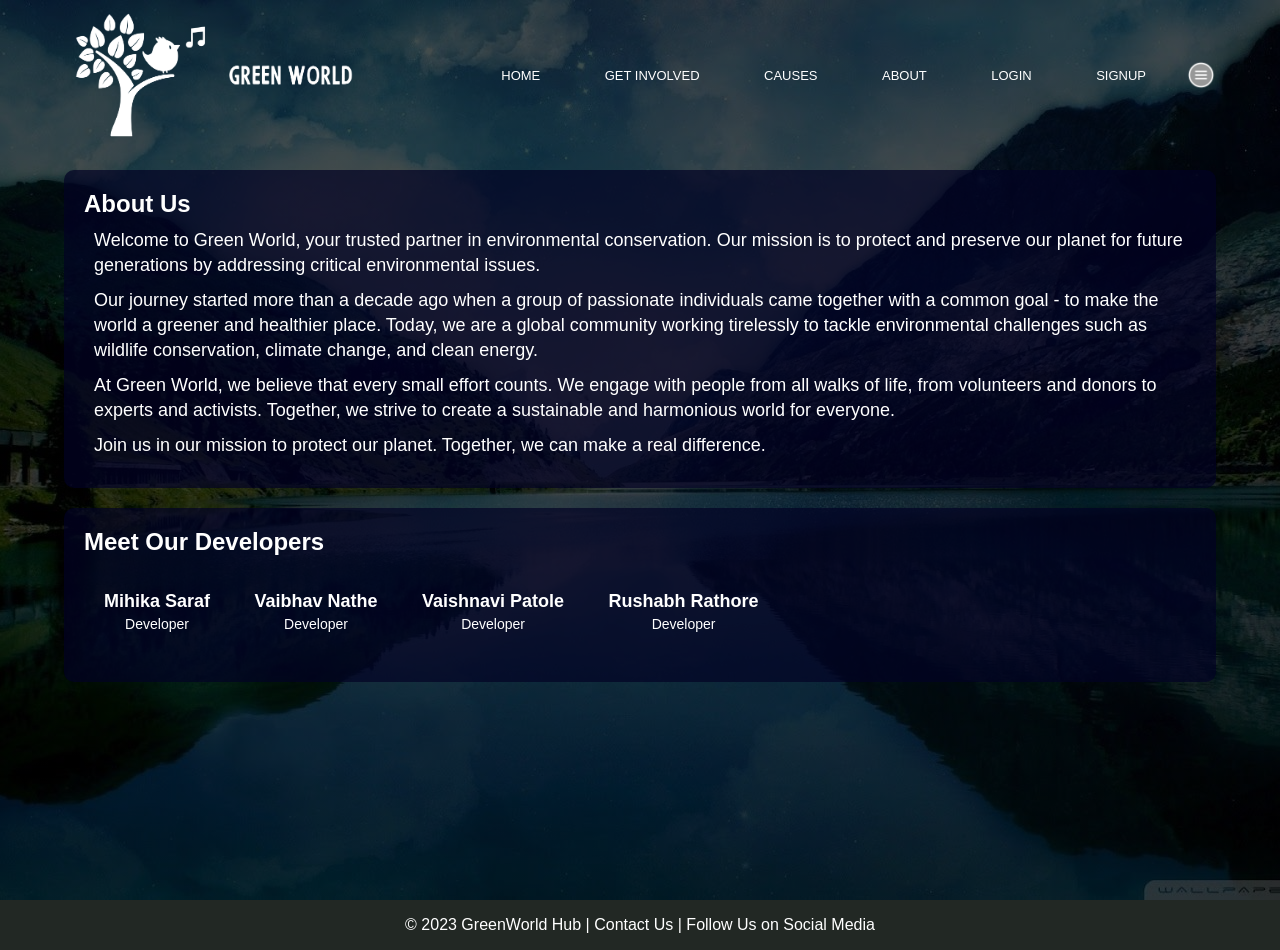
<file: HCIL project/about.html>
<!DOCTYPE html>
<html lang="en">
<head>
    <meta charset="UTF-8">
    <meta name="viewport" content="width=device-width, initial-scale=1.0">
    <link rel="stylesheet" href="style1.css">
    <title>About</title>
</head>
<body>
    <div class="container">
        <div class="nav-bar">
            <img src="White logo - no background.png" height="150px" width="300px" class="logo">
            <nav>
                <ul>
                    <li><a href="home.html">HOME</a></li>
                    <li><a href="getinvolved.html">GET INVOLVED</a></li>
                    <li class="dropdown">
                        <a href="explore.html">CAUSES</a>
                        <div class="dropdown-content">
                            <a href="cause1.html">Cause 1</a>
                            <a href="cause2.html">Cause 2</a>
                            <a href="cause3.html">Cause 3</a>
                        </div>
                    </li>
                    <li><a href="">ABOUT</a></li>
                    <li><a href="login.html">LOGIN</a></li>
                    <li><a href="">SIGNUP</a></li>
                </ul>
            </nav>
            <img src="images/icons8-menu-64.png" class="menu-icon">
        </div>
        <div class="about-us">
            <h1>About Us</h1>
            <p>Welcome to Green World, your trusted partner in environmental conservation. Our mission is to protect and preserve our planet for future generations by addressing critical environmental issues.</p>
            <p>Our journey started more than a decade ago when a group of passionate individuals came together with a common goal - to make the world a greener and healthier place. Today, we are a global community working tirelessly to tackle environmental challenges such as wildlife conservation, climate change, and clean energy.</p>
            <p>At Green World, we believe that every small effort counts. We engage with people from all walks of life, from volunteers and donors to experts and activists. Together, we strive to create a sustainable and harmonious world for everyone.</p>
            <p>Join us in our mission to protect our planet. Together, we can make a real difference.</p>
        </div>

        <div class="developers">
            <h1>Meet Our Developers</h1>
            <div class="developer">
                <h3>Mihika Saraf</h3>
                <p>Developer</p>
            </div>
            <div class="developer">
                <h3>Vaibhav Nathe</h3>
                <p>Developer</p>
            </div>
            <div class="developer">
                <h3>Vaishnavi Patole</h3>
                <p>Developer</p>
            </div>
            <div class="developer">
                <h3>Rushabh Rathore</h3>
                <p>Developer</p>
            </div>
        </div>
    </div> 
</body>
<footer>
    &copy; 2023 GreenWorld Hub | Contact Us | Follow Us on Social Media
</footer>
</html>
</file>
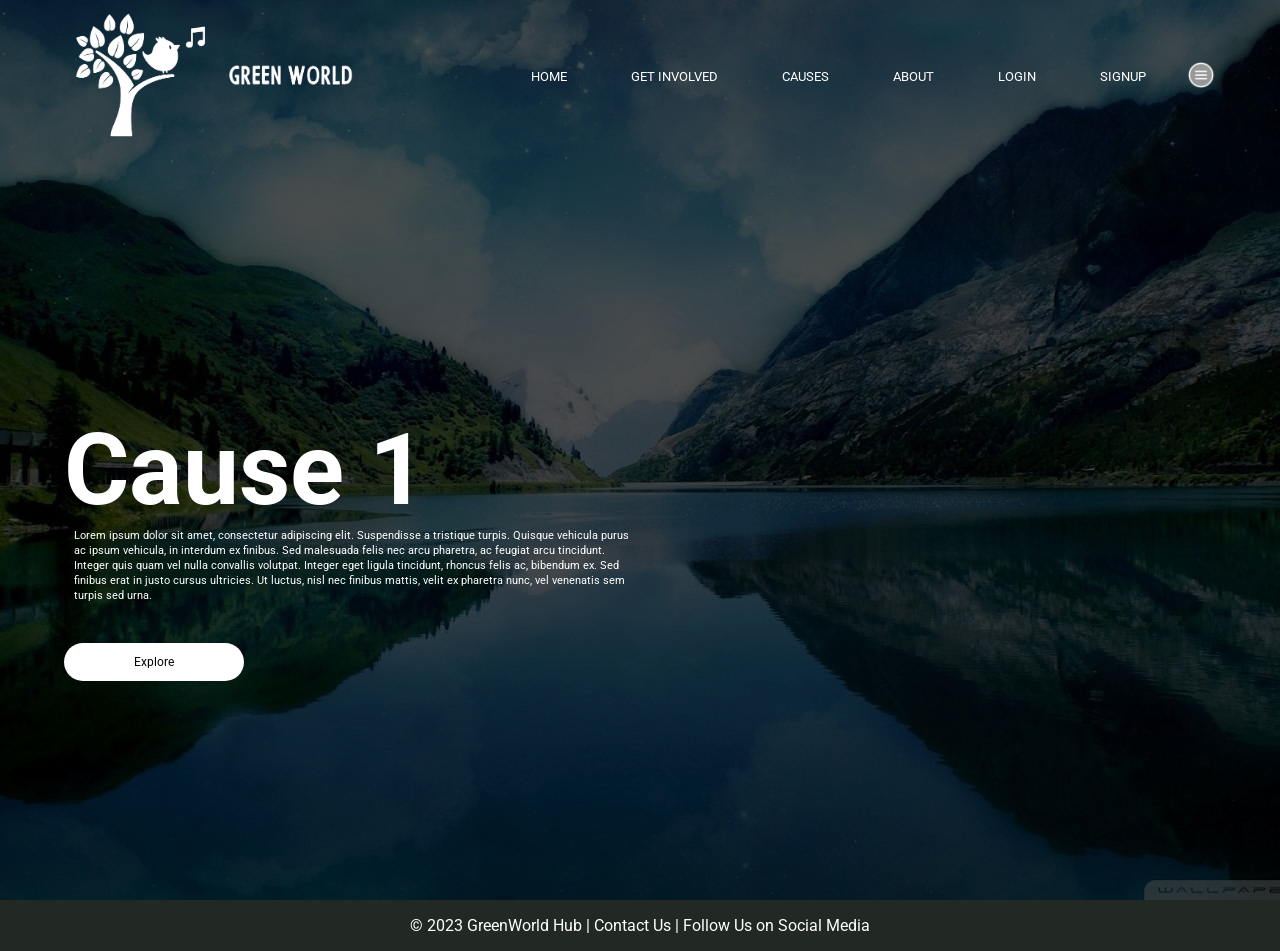
<file: HCIL project/cause1.html>
<!DOCTYPE html>
<html lang="en">
<head>
    <meta charset="UTF-8">
    <meta name="viewport" content="width=device-width, initial-scale=1.0">
    <link rel="stylesheet" href="https://fonts.googleapis.com/css2?family=Roboto:wgth@400;700&display=swap">
    <link rel="stylesheet" href="style1.css"> <!-- Make sure to link your CSS file -->
    <title>Cause 1</title>
</head>
<body>
    <div class="container">
        <div class="nav-bar">
            <img src="White logo - no background.png" height="150px" width="300px" class="logo">
            <nav>
                <ul>
                    <li><a href="home.html">HOME</a></li>
                    <li><a href="getinvolved.html">GET INVOLVED</a></li>
                    <li class="dropdown">
                        <a href="explore.html">CAUSES</a>
                        <div class="dropdown-content">
                            <a href="cause1.html">Cause 1</a>
                            <a href="cause2.html">Cause 2</a>
                            <a href="cause3.html">Cause 3</a>
                        </div>
                    </li>
                    <li><a href="about.html">ABOUT</a></li>
                    <li><a href="login.html">LOGIN</a></li>
                    <li><a href="signup.html">SIGNUP</a></li>
                </ul>
            </nav>
            <img src="images/icons8-menu-64.png" class="menu-icon">
        </div>

        <!-- Content specific to the Cause 1 page -->
        <div class="row">
            <div class="col">
                <h1>Cause 1</h1>
                <p>
                    Lorem ipsum dolor sit amet, consectetur adipiscing elit. Suspendisse a tristique turpis. Quisque vehicula purus ac ipsum vehicula, in interdum ex finibus. Sed malesuada felis nec arcu pharetra, ac feugiat arcu tincidunt. Integer quis quam vel nulla convallis volutpat. Integer eget ligula tincidunt, rhoncus felis ac, bibendum ex. Sed finibus erat in justo cursus ultricies. Ut luctus, nisl nec finibus mattis, velit ex pharetra nunc, vel venenatis sem turpis sed urna.
                </p>
                <button type="button" onclick="location.href='explore.html'">Explore</button>
            </div>
            <div class="col">
                <!-- Add images, content, or cards specific to Cause 1 here -->
                <!-- Example: <div class="card card1">...</div> -->
            </div>
        </div>

        <!-- Additional content specific to Cause 1 can be added here -->

    </div>

</body>
<footer>
    &copy; 2023 GreenWorld Hub | Contact Us | Follow Us on Social Media
</footer>
</html>
</file>
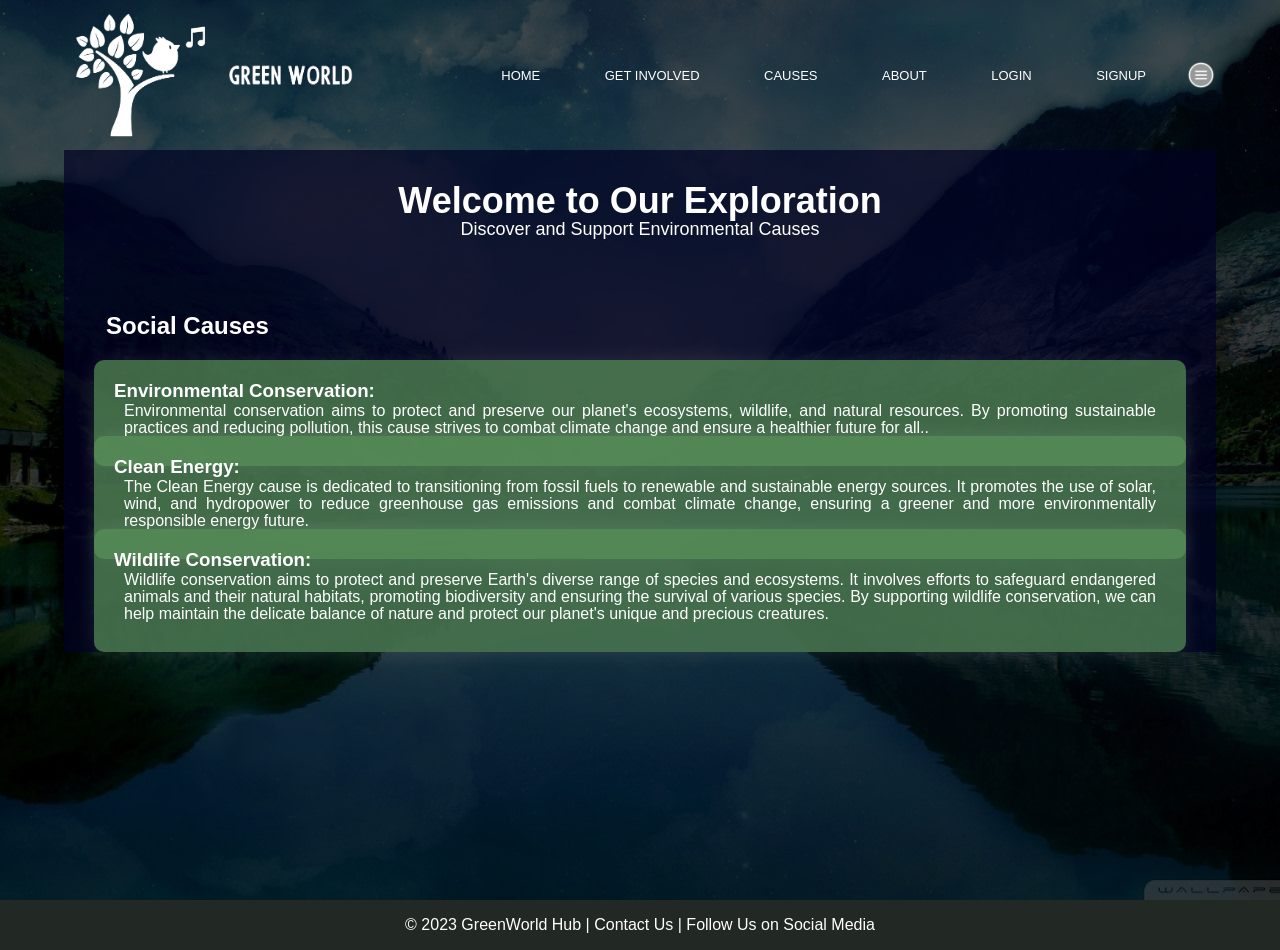
<file: HCIL project/explore.html>
<!DOCTYPE html>
<html lang="en">
<head>
    <meta charset="UTF-8">
    <meta name="viewport" content="width=device-width, initial-scale=1.0">
    <link rel="stylesheet" href="style1.css">
    <title>Explore Page</title>
</head>
<body>
    <div class="container">
        <div class="nav-bar">
            <img src="White logo - no background.png" height="150px" width="300px" class="logo">
            <nav>
                <ul>
                    <li><a href="home.html">HOME</a></li>
                    <li><a href="getinvolved.html">GET INVOLVED</a></li>
                    <li class="dropdown">
                        <a href="explore.html">CAUSES</a>
                        <div class="dropdown-content">
                            <a href="cause1.html">Cause 1</a>
                            <a href="cause2.html">Cause 2</a>
                            <a href="cause3.html">Cause 3</a>
                        </div>
                    </li>
                    <li><a href="about.html">ABOUT</a></li>
                    <li><a href="login.html">LOGIN</a></li>
                    <li><a href="signup.html">SIGNUP</a></li>
                </ul>
            </nav>
            <img src="images/icons8-menu-64.png" class="menu-icon">
        </div>
    <div class="explore">
        <h1>Welcome to Our Exploration</h1>
        <p>Discover and Support Environmental Causes</p>
    </div>

    <section class="causes">
        <h2>Social Causes</h2>
        <div class="cause"> 
            <h3>Environmental Conservation:</h3>
            <p> Environmental conservation aims to protect and preserve our planet's ecosystems, wildlife, and natural resources. By promoting sustainable practices and reducing pollution, this cause strives to combat climate change and ensure a healthier future for all..</p>
        </div>
        <div class="cause">
            <h3>Clean Energy:</h3>
            <p> The Clean Energy cause is dedicated to transitioning from fossil fuels to renewable and sustainable energy sources. It promotes the use of solar, wind, and hydropower to reduce greenhouse gas emissions and combat climate change, ensuring a greener and more environmentally responsible energy future.</p>
        </div>
        <div class="cause">
            <h3>Wildlife Conservation:</h3>
            <p> Wildlife conservation aims to protect and preserve Earth's diverse range of species and ecosystems. It involves efforts to safeguard endangered animals and their natural habitats, promoting biodiversity and ensuring the survival of various species. By supporting wildlife conservation, we can help maintain the delicate balance of nature and protect our planet's unique and precious creatures.</p>
        </div>
        
        <!-- Add more causes here -->
    </section>
    </div>
</body>
<footer>
    &copy; 2023 GreenWorld Hub | Contact Us | Follow Us on Social Media
</footer>
</html>
</file>
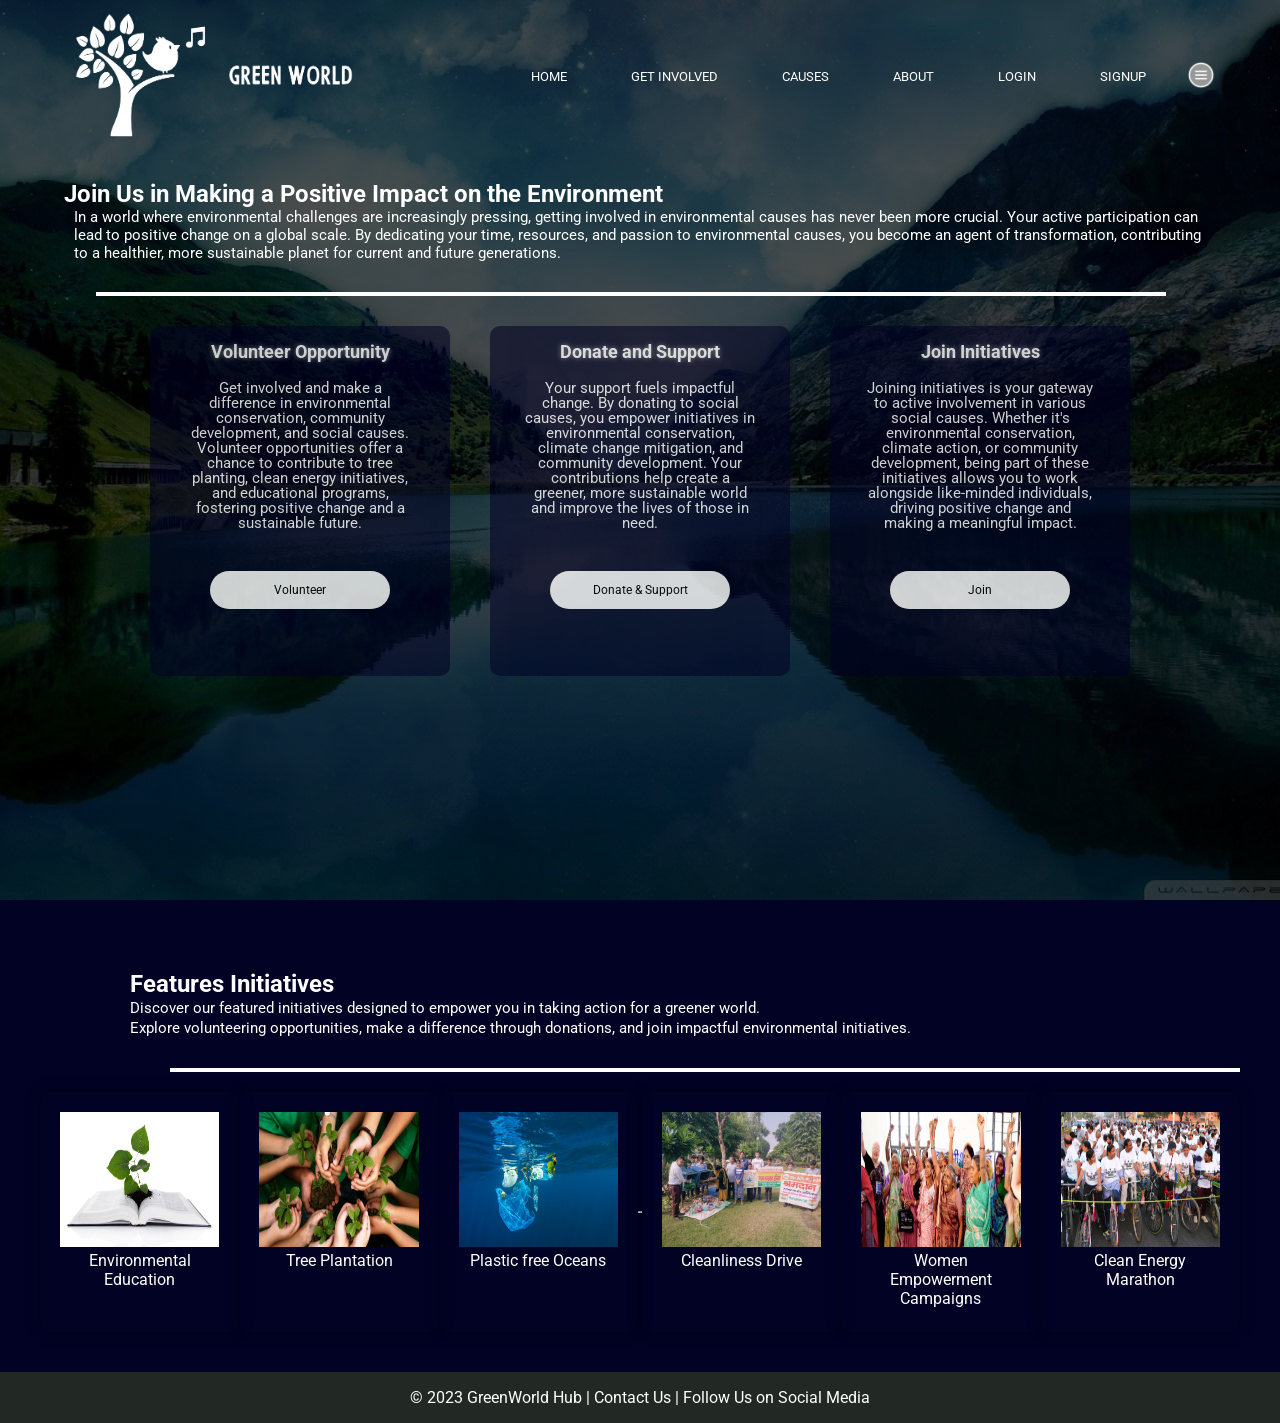
<file: HCIL project/getinvolved.html>
<!DOCTYPE html>
<html lang="en">
<head>
    <meta charset="UTF-8">
    <meta name="viewport" content="width=device-width, initial-scale=1.0">
    <link rel="stylesheet" href="https://fonts.googleapis.com/css2?family=Roboto:wgth@400;700&display=swap">
    <link rel="stylesheet" href="style1.css">
    <title>Get Involved - GreenWorld</title>
</head>
<body>
    <div class="container">
        <div class="nav-bar">
            <img src="White logo - no background.png" height="150px" width="300px" class="logo">
            <nav>
                <ul>
                    <li><a href="home.html">HOME</a></li>
                    <li><a href="getinvolved.html">GET INVOLVED</a></li>
                    <li class="dropdown">
                        <a href="explore.html">CAUSES</a>
                        <div class="dropdown-content">
                            <a href="cause1.html">Cause 1</a>
                            <a href="cause2.html">Cause 2</a>
                            <a href="cause3.html">Cause 3</a>
                        </div>
                    </li>
                    <li><a href="about.html">ABOUT</a></li>
                    <li><a href="login.html">LOGIN</a></li>
                    <li><a href="signup.html">SIGNUP</a></li>
                </ul>
            </nav>
            <img src="images/icons8-menu-64.png" class="menu-icon">
        </div>
        <div class="mainhead">
            <h2>Join Us in Making a Positive Impact on the Environment</h2>
            <p>In a world where environmental challenges are increasingly pressing, getting involved in environmental causes has never been more crucial. Your active participation can lead to positive change on a global scale. By dedicating your time, resources, and passion to environmental causes, you become an agent of transformation, contributing to a healthier, more sustainable planet for current and future generations.</p>
        </div>
        <div class="white-line"></div>
        <div class="col">
            <div class="card-container-2">
                <div class="plate">
                    <h5>Volunteer Opportunity</h5>
                    <br>
                    <p>Get involved and make a difference in environmental conservation, community development, and social causes. Volunteer opportunities offer a chance to contribute to tree planting, clean energy initiatives, and educational programs, fostering positive change and a sustainable future.</p>
                    <button type="button" onclick="location.href='volunteer.html'">Volunteer</button>
                </div>
                <div class="plate">
                    <h5>Donate and Support</h5>
                    <br>
                    <p>Your support fuels impactful change. By donating to social causes, you empower initiatives in environmental conservation, climate change mitigation, and community development. Your contributions help create a greener, more sustainable world and improve the lives of those in need.</p>
                    <button type="button" onclick="location.href='donation.html'">Donate & Support</button>
                </div>
                <div class="plate">
                    <h5>Join Initiatives</h5>
                    <br>
                    <p>Joining initiatives is your gateway to active involvement in various social causes. Whether it's environmental conservation, climate action, or community development, being part of these initiatives allows you to work alongside like-minded individuals, driving positive change and making a meaningful impact.</p>
                    <button type="button">Join</button>
                </div>
            </div>
        </div>
        

    </div>
        <div class="mainhead-2">
            <div class="features">
            <h2>Features Initiatives</h2>
            <p>Discover our featured initiatives designed to empower you in taking action for a greener world.<br>Explore volunteering opportunities, make a difference through donations, and join impactful environmental initiatives.</p>
            <div class="white-line"></div>
            </div>
            <div class="col-2">
                <div class="card-container-3">
                   <div class="template">
                    <img src="images/evrnedu.jpg" alt="Envn-educ">
                       Environmental Education
                   </div>
                   <div class="template">
                    <img src="images/treeplantcamp.jpg" alt="tree-plant">
                       Tree Plantation
                   </div>
                   <div class="template">
                    <img src="images/plasticfreeoc.jpeg" alt="">
                        Plastic free Oceans
                   </div>
                </div>
                <hr><hr>
                <div class="card-container-3">
                    <div class="template">
                        <img src="images/getinvolved1.jpg" alt="New Image 1">
                        Cleanliness Drive
                    </div>
                    <div class="template">
                        <img src="images/getinvolved2.jpg" alt="New Image 2">
                        Women Empowerment Campaigns
                    </div>
                    <div class="template">
                        <img src="images/getinvolved3.jpg" alt="New Image 3">
                        Clean Energy Marathon
                    </div>
                </div>
            </div>
        </div>
    </div>
</body>
<footer>
    &copy; 2023 GreenWorld Hub | Contact Us | Follow Us on Social Media
</footer>
</html>
</file>
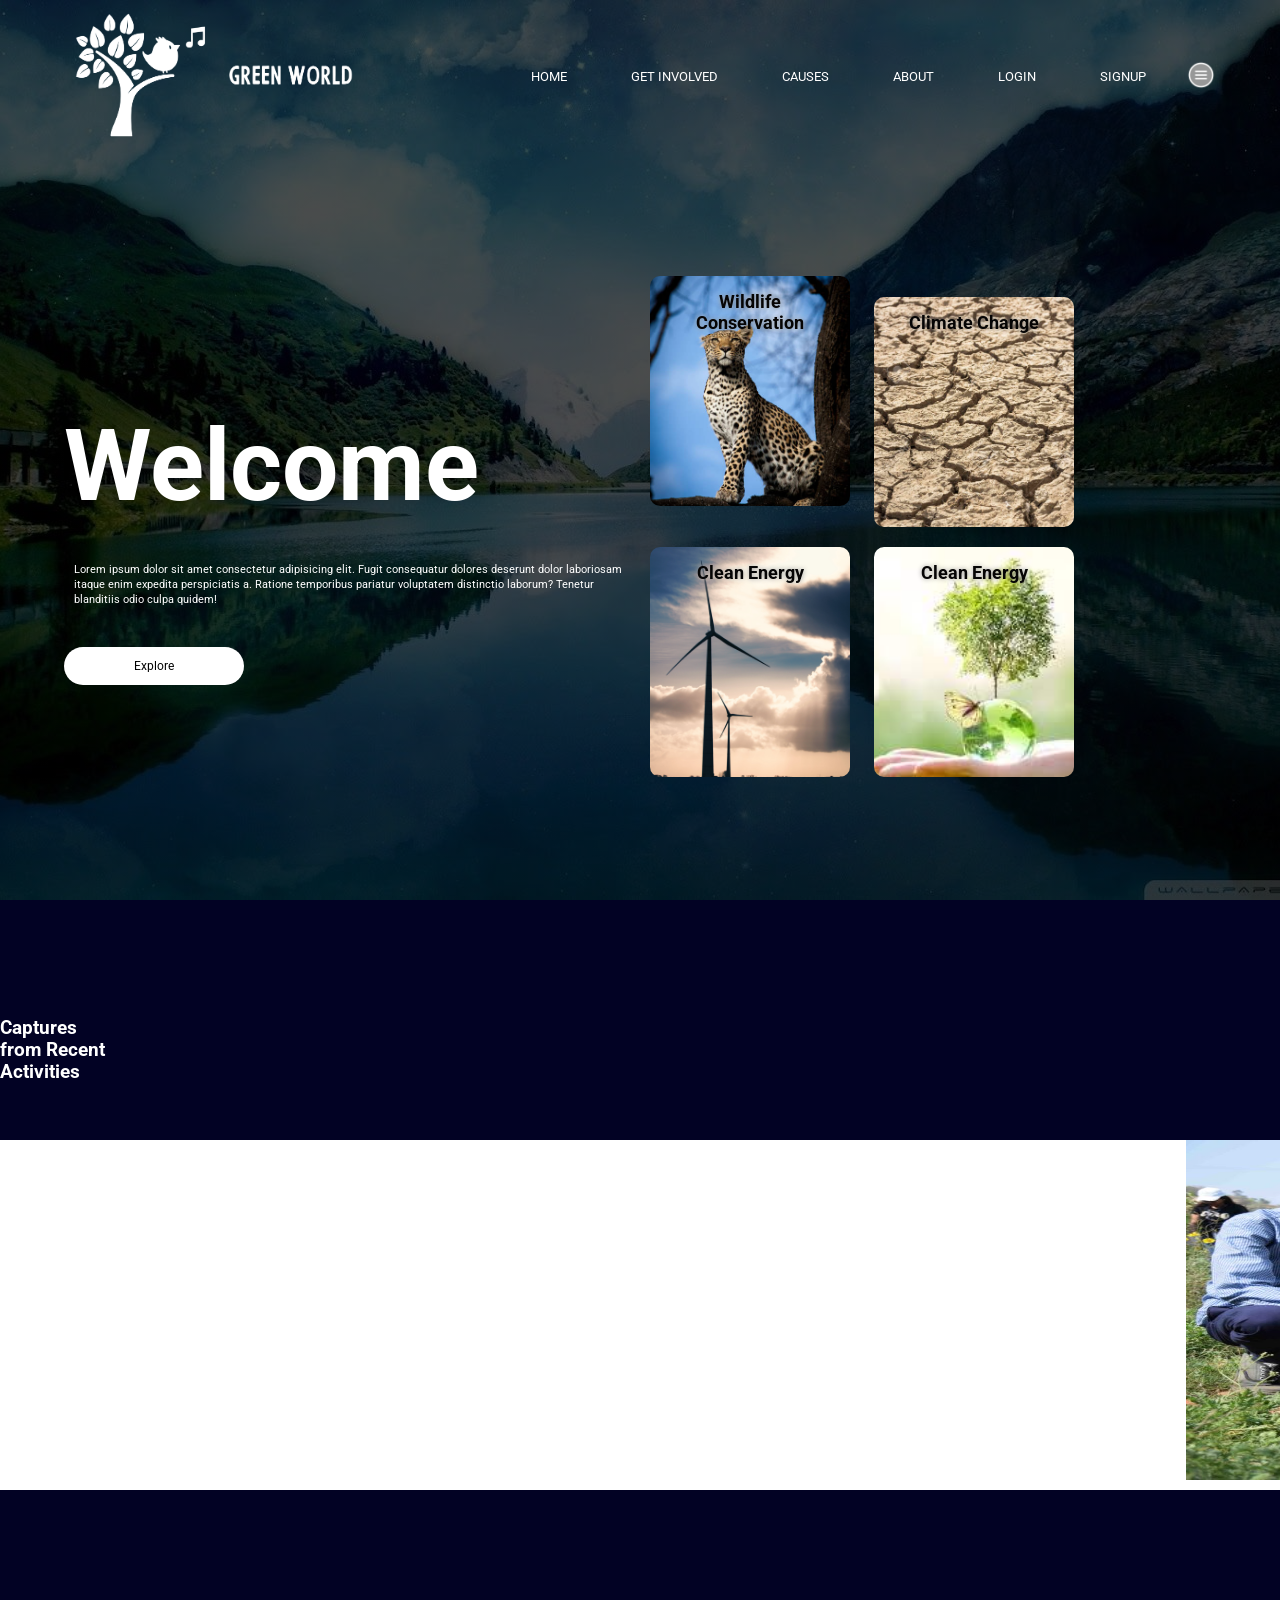
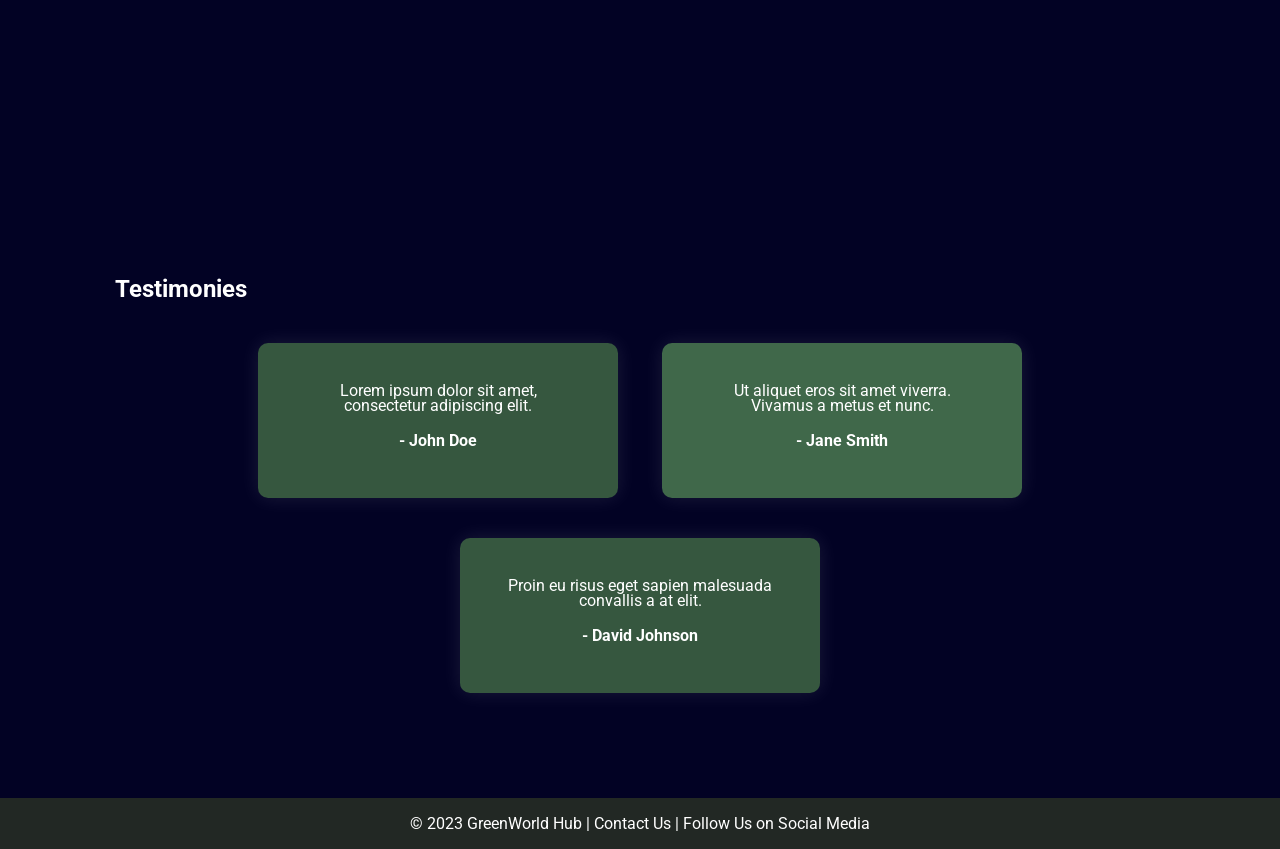
<file: HCIL project/home.html>
<!DOCTYPE html>
<html lang="en">
<head>
    <meta charset="UTF-8">
    <meta name="viewport" content="width=device-width, initial-scale=1.0">
    <link rel="stylesheet" href="https://fonts.googleapis.com/css2?family=Roboto:wgth@400;700&display=swap">
    <link rel="stylesheet" href="style1.css">
    <title>Green World</title>
</head>
<body>
    <div class="container">
        <div class="nav-bar">
            <img src="White logo - no background.png" height="150px" width="300px" class="logo">
            <nav>
                <ul>
                    <li><a href="">HOME</a></li>
                    <li><a href="getinvolved.html">GET INVOLVED</a></li>
                    <li class="dropdown">
                        <a href="explore.html">CAUSES</a>
                        <div class="dropdown-content">
                            <a href="cause1.html">Cause 1</a>
                            <a href="cause2.html">Cause 2</a>
                            <a href="cause3.html">Cause 3</a>
                        </div>
                    </li>
                    <li><a href="about.html">ABOUT</a></li>
                    <li><a href="login.html">LOGIN</a></li>
                    <li><a href="signup.html">SIGNUP</a></li>
                </ul>
            </nav>
            <img src="images/icons8-menu-64.png" class="menu-icon">
        </div>
        <div class="row">
            <div class="col">
                <h1>Welcome</h1>
                <br><br>
                <p>Lorem ipsum dolor sit amet consectetur adipisicing elit. Fugit consequatur dolores deserunt dolor laboriosam itaque enim expedita perspiciatis a. Ratione temporibus pariatur voluptatem distinctio laborum? Tenetur blanditiis odio culpa quidem!</p>
                <button type="button" onclick="location.href='explore.html'">Explore</button>
            </div>
            <div class="col">
             <div class="card-container">
                <div class="card card1">
                    <h5>Wildlife Conservation</h5>
                    
                </div>
                <div class="card card2">
                    <h5>Climate Change</h5>
                    
                </div>
                <div class="card card3">
                    <h5>Clean Energy</h5>
                </div>
                <div class="card card4">
                    <h5>Clean Energy</h5>
                </div>
            </div>
            </div>
        </div>
      </div>
      <div class="test">
        <h3>  Captures from Recent Activities</h3>
        <div class="activity">
            <marquee behavior="" direction="left">
                <img src="images/recentact1.jpg" alt="">
                <img src="images/recentact2.jpg" alt="">
                <img src="images/recentact3.jpg" alt="">
                <img src="images/recentact4.jpg" alt="">
                <img src="images/recentact5.jpg" alt="">
                <img src="images/recentact6.jpg" alt="">
            </marquee>
        </div>
     </div>
     
     <!-- Add this section above your footer -->
<section class="testimonies">
    <h2>Testimonies</h2>
    <div class="testimonial">
        <p>Lorem ipsum dolor sit amet, consectetur adipiscing elit.</p>
        <p class="author">- John Doe</p>
    </div>
    <div class="testimonial">
        <p>Ut aliquet eros sit amet viverra. Vivamus a metus et nunc.</p>
        <p class="author">- Jane Smith</p>
    </div>
    <div class="testimonial">
        <p>Proin eu risus eget sapien malesuada convallis a at elit.</p>
        <p class="author">- David Johnson</p>
    </div>
</section>

        
        </div>


</body>
<footer>
    &copy; 2023 GreenWorld Hub | Contact Us | Follow Us on Social Media
</footer>
</html>
</file>
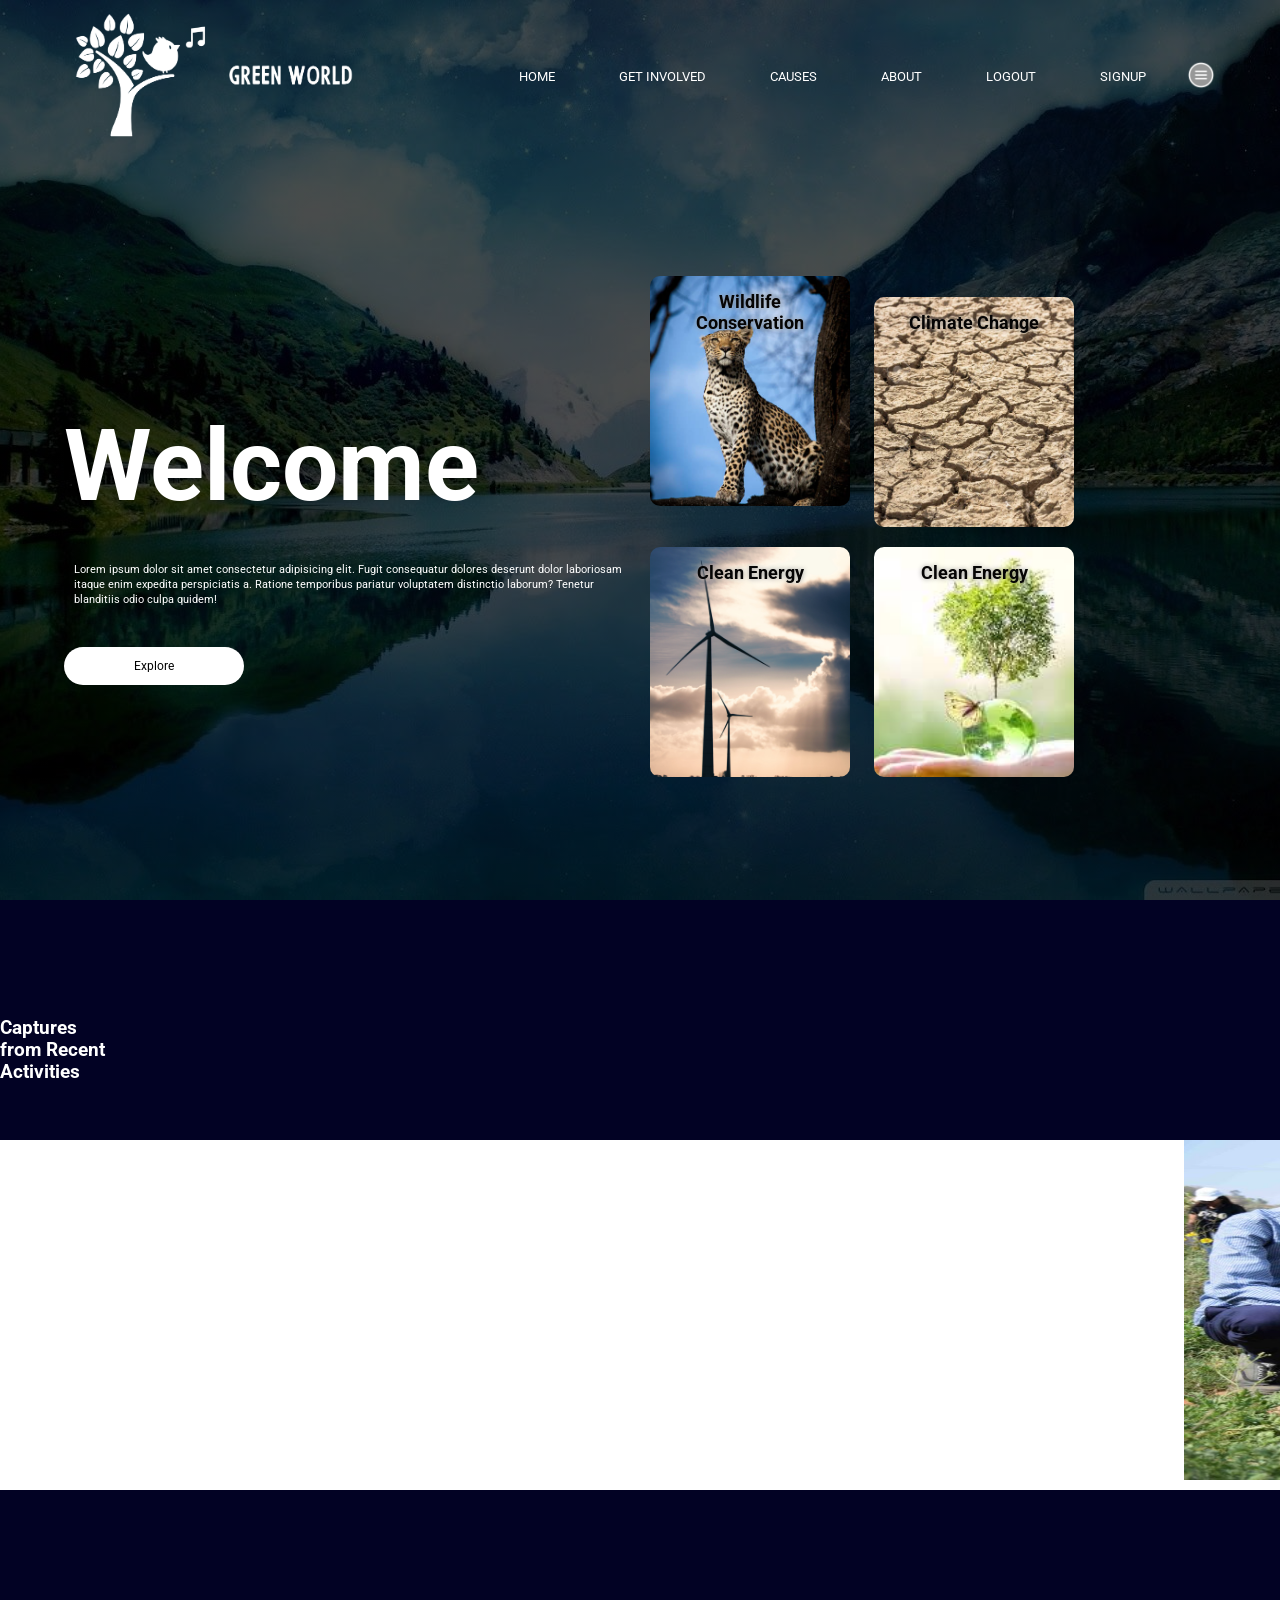
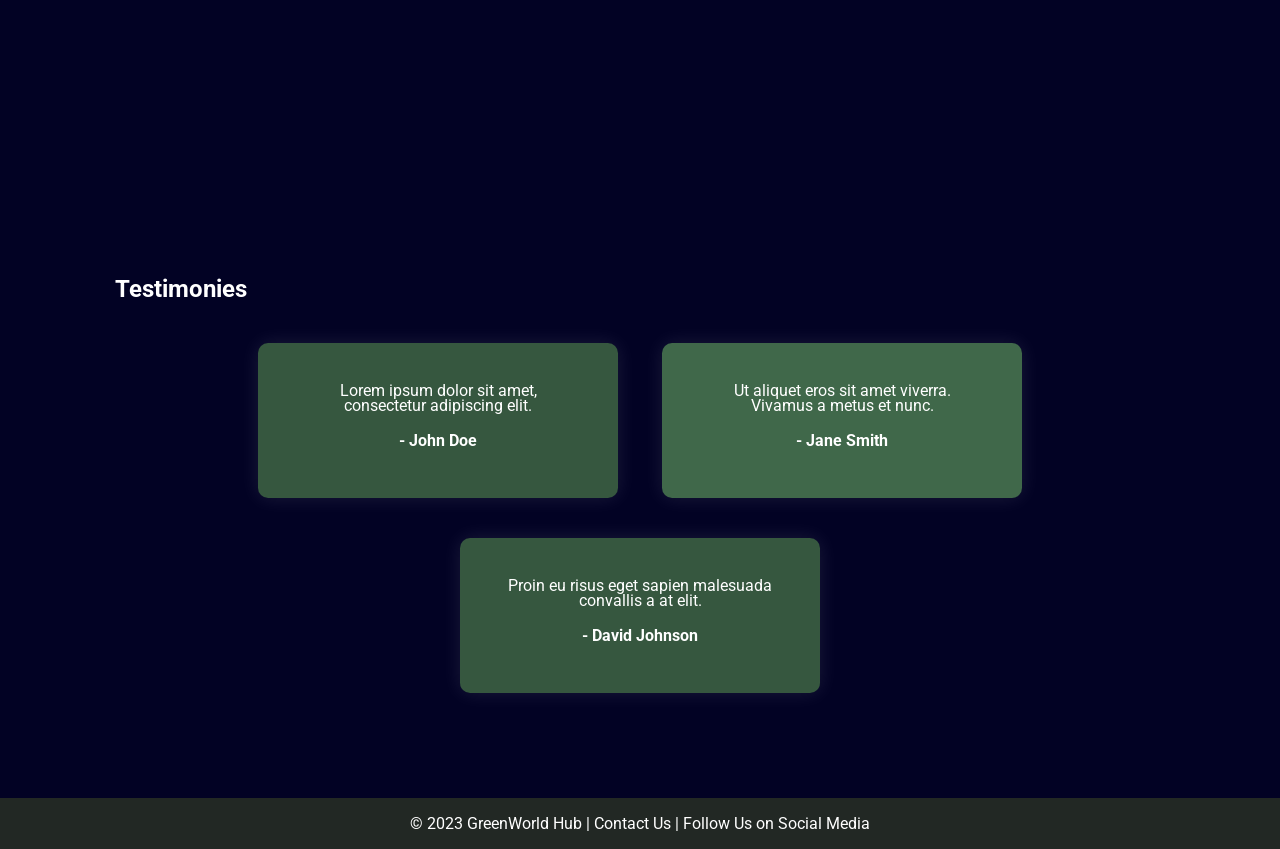
<file: HCIL project/home2.html>
<!DOCTYPE html>
<html lang="en">
<head>
    <meta charset="UTF-8">
    <meta name="viewport" content="width=device-width, initial-scale=1.0">
    <link rel="stylesheet" href="https://fonts.googleapis.com/css2?family=Roboto:wgth@400;700&display=swap">
    <link rel="stylesheet" href="style1.css">
    <title>Green World</title>
</head>
<body>
    <div class="container">
        <div class="nav-bar">
            <img src="White logo - no background.png" height="150px" width="300px" class="logo">
            <nav>
                <ul>
                    <li><a href="">HOME</a></li>
                    <li><a href="getinvolved.html">GET INVOLVED</a></li>
                    <li class="dropdown">
                        <a href="explore.html">CAUSES</a>
                        <div class="dropdown-content">
                            <a href="cause1.html">Cause 1</a>
                            <a href="cause2.html">Cause 2</a>
                            <a href="cause3.html">Cause 3</a>
                        </div>
                    </li>
                    <li><a href="about.html">ABOUT</a></li>
                    <li><a href="home.html">LOGOUT</a></li>
                    <li><a href="signup.html">SIGNUP</a></li>
                </ul>
            </nav>
            <img src="images/icons8-menu-64.png" class="menu-icon">
        </div>
        <div class="row">
            <div class="col">
                <h1>Welcome</h1>
                <br><br>
                <p>Lorem ipsum dolor sit amet consectetur adipisicing elit. Fugit consequatur dolores deserunt dolor laboriosam itaque enim expedita perspiciatis a. Ratione temporibus pariatur voluptatem distinctio laborum? Tenetur blanditiis odio culpa quidem!</p>
                <button type="button" onclick="location.href='explore.html'">Explore</button>
            </div>
            <div class="col">
             <div class="card-container">
                <div class="card card1">
                    <h5>Wildlife Conservation</h5>
                    
                </div>
                <div class="card card2">
                    <h5>Climate Change</h5>
                    
                </div>
                <div class="card card3">
                    <h5>Clean Energy</h5>
                </div>
                <div class="card card4">
                    <h5>Clean Energy</h5>
                </div>
            </div>
            </div>
        </div>
      </div>
      <div class="test">
        <h3>  Captures from Recent Activities</h3>
        <div class="activity">
            <marquee behavior="" direction="left">
                <img src="images/recentact1.jpg" alt="">
                <img src="images/recentact2.jpg" alt="">
                <img src="images/recentact3.jpg" alt="">
                <img src="images/recentact4.jpg" alt="">
                <img src="images/recentact5.jpg" alt="">
                <img src="images/recentact6.jpg" alt="">
            </marquee>
        </div>
     </div>
     
     <!-- Add this section above your footer -->
<section class="testimonies">
    <h2>Testimonies</h2>
    <div class="testimonial">
        <p>Lorem ipsum dolor sit amet, consectetur adipiscing elit.</p>
        <p class="author">- John Doe</p>
    </div>
    <div class="testimonial">
        <p>Ut aliquet eros sit amet viverra. Vivamus a metus et nunc.</p>
        <p class="author">- Jane Smith</p>
    </div>
    <div class="testimonial">
        <p>Proin eu risus eget sapien malesuada convallis a at elit.</p>
        <p class="author">- David Johnson</p>
    </div>
</section>

        
        </div>


</body>
<footer>
    &copy; 2023 GreenWorld Hub | Contact Us | Follow Us on Social Media
</footer>
</html>
</file>
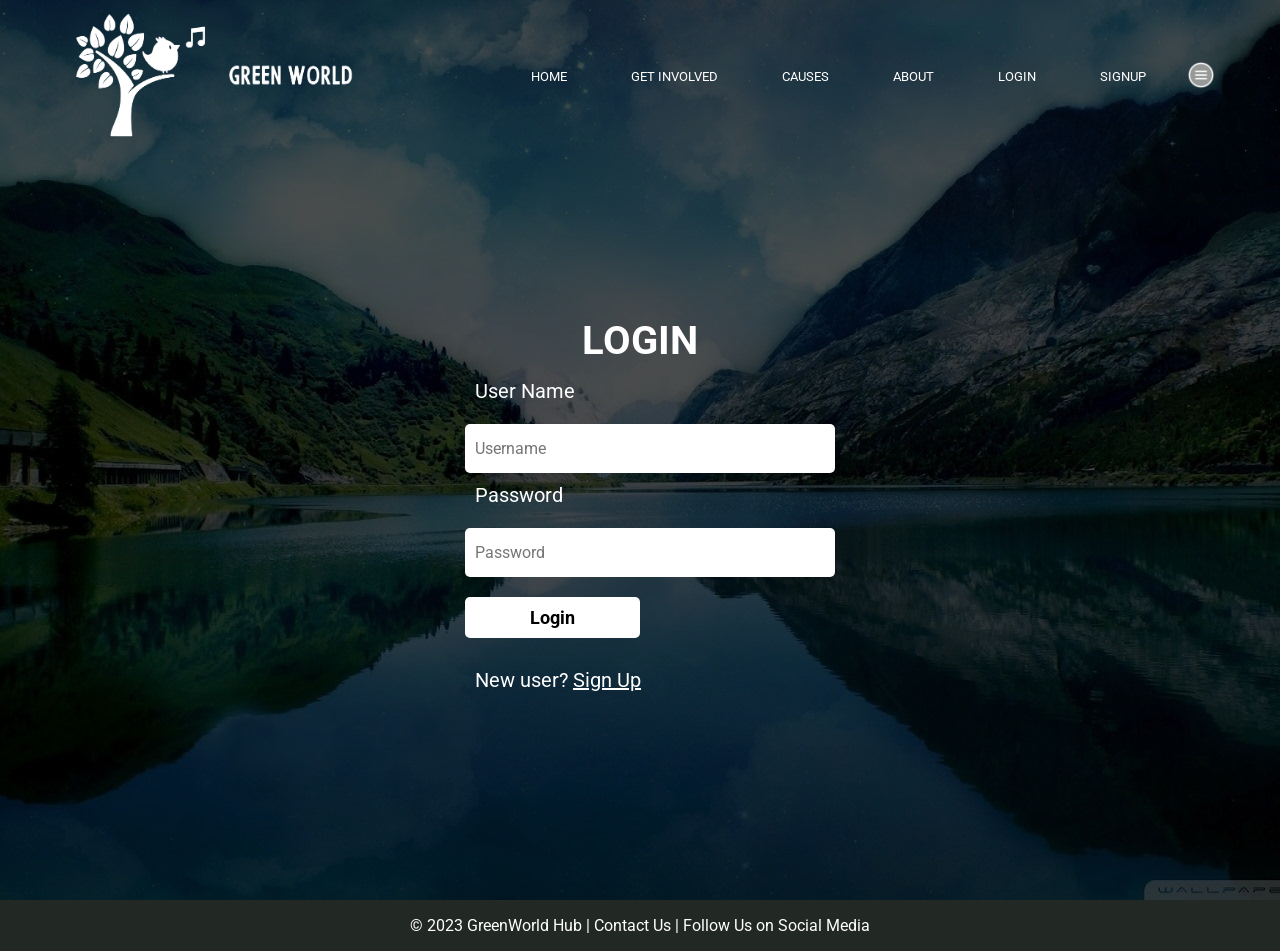
<file: HCIL project/login.html>
<!DOCTYPE html>
<html lang="en">
<head>
    <meta charset="UTF-8">
    <meta name="viewport" content="width=device-width, initial-scale=1.0">
    <link rel="stylesheet" href="https://fonts.googleapis.com/css2?family=Roboto:wgth@400;700&display=swap">
   <link rel="stylesheet" href="style1.css">
    <title>Login</title>
</head>
<body>
    <div class="container">
        <div class="nav-bar">
            <img src="White logo - no background.png" height="150px" width="300px" class="logo">
            <nav>
                <ul>
                    <li><a href="home.html">HOME</a></li>
                    <li><a href="getinvolved.html">GET INVOLVED</a></li>
                    <li class="dropdown">
                        <a href="explore.html">CAUSES</a>
                        <div class="dropdown-content">
                            <a href="cause1.html">Cause 1</a>
                            <a href="cause2.html">Cause 2</a>
                            <a href="cause3.html">Cause 3</a>
                        </div>
                    </li>
                    <li><a href="about.html">ABOUT</a></li>
                    <li><a href="login.html">LOGIN</a></li>
                    <li><a href="signup.html">SIGNUP</a></li>
                </ul>
            </nav>
            <img src="images/icons8-menu-64.png" class="menu-icon">
        </div>
        <div class="login-form">
            <h1>Login</h1>
            <form action="home2.html" method="post">
                <p> User Name</p>
                <input type="text" name="user" placeholder="Username" required>
                <p>Password</p>
                <input type="password" name="password" placeholder="Password" required>
                <button onclick="location.href='home2.html'">Login</button>
                <br>
                    
                <p class="user">New user? <a href="signup.html">Sign Up</a></p> 
            </form>
        </div>
    </div>
</body>
<footer>
    &copy; 2023 GreenWorld Hub | Contact Us | Follow Us on Social Media
</footer>
</html>
</file>
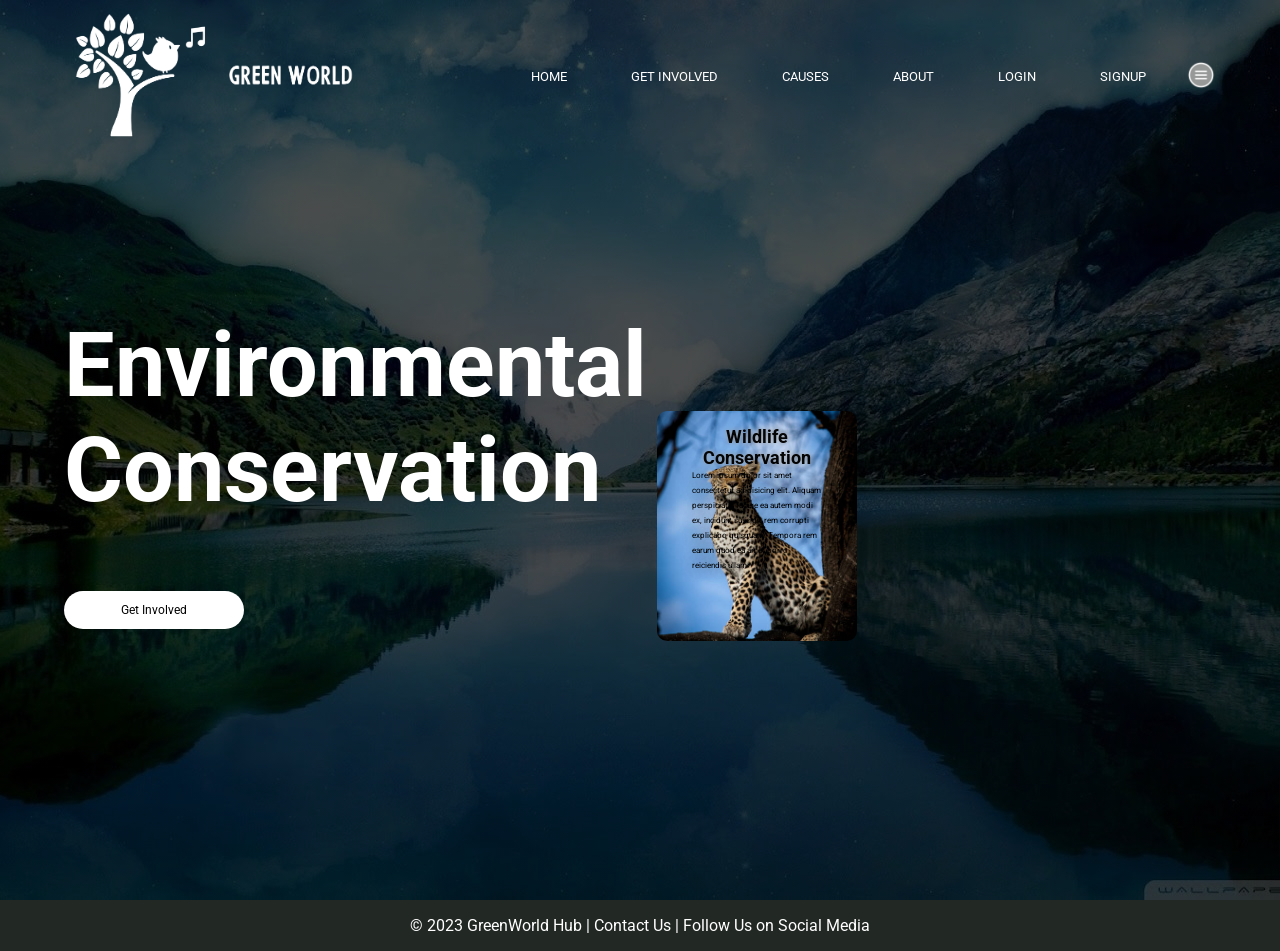
<file: HCIL project/samplepage1.html>
<!DOCTYPE html>
<html lang="en">
<head>
    <meta charset="UTF-8">
    <meta name="viewport" content="width=device-width, initial-scale=1.0">
    <link rel="stylesheet" href="https://fonts.googleapis.com/css2?family=Roboto:wgth@400;700&display=swap">
    <link rel="stylesheet" href="style1.css">
    <title>Cause Name</title>
</head>
<body>
    <div class="container">
        <div class="nav-bar">
            <img src="White logo - no background.png" height="150px" width="300px" class="logo">
            <nav>
                <ul>
                    <li><a href="home.html">HOME</a></li>
                    <li><a href="">GET INVOLVED</a></li>
                    <li class="dropdown">
                        <a href="#">CAUSES</a>
                        <div class="dropdown-content">
                            <a href="cause1.html">Cause 1</a>
                            <a href="cause2.html">Cause 2</a>
                            <a href="cause3.html">Cause 3</a>
                        </div>
                    </li>   
                    <li><a href="">ABOUT</a></li>
                    <li><a href="login.html">LOGIN</a></li>
                    <li><a href="signup.html">SIGNUP</a></li>
                </ul>
            </nav>
            <img src="images/icons8-menu-64.png" class="menu-icon">
        </div>
        <div class="row-2">
            <div class="col-3">
                <h1>Environmental Conservation</h1>
                <br><br>
                <button type="button">Get Involved</button>
               
            </div>
            <div class="col">
                <div class="card-container">
                    <div class="card card1">
                        <h5>Wildlife Conservation</h5>
                        <p>Lorem ipsum dolor sit amet consectetur adipisicing elit. Aliquam perspiciatis facere ea autem modi ex, incidunt suscipit rem corrupti explicabo quisquam. Tempora rem earum quod ea amet porro reiciendis ullam.</p>
                    </div>
                </div>
            </div>
        </div>
    </div>
    <div class="mainhead">
        
    </div>
    <footer>
        &copy; 2023 GreenWorld Hub | Contact Us | Follow Us on Social Media
    </footer>
</body>
</html>
</file>
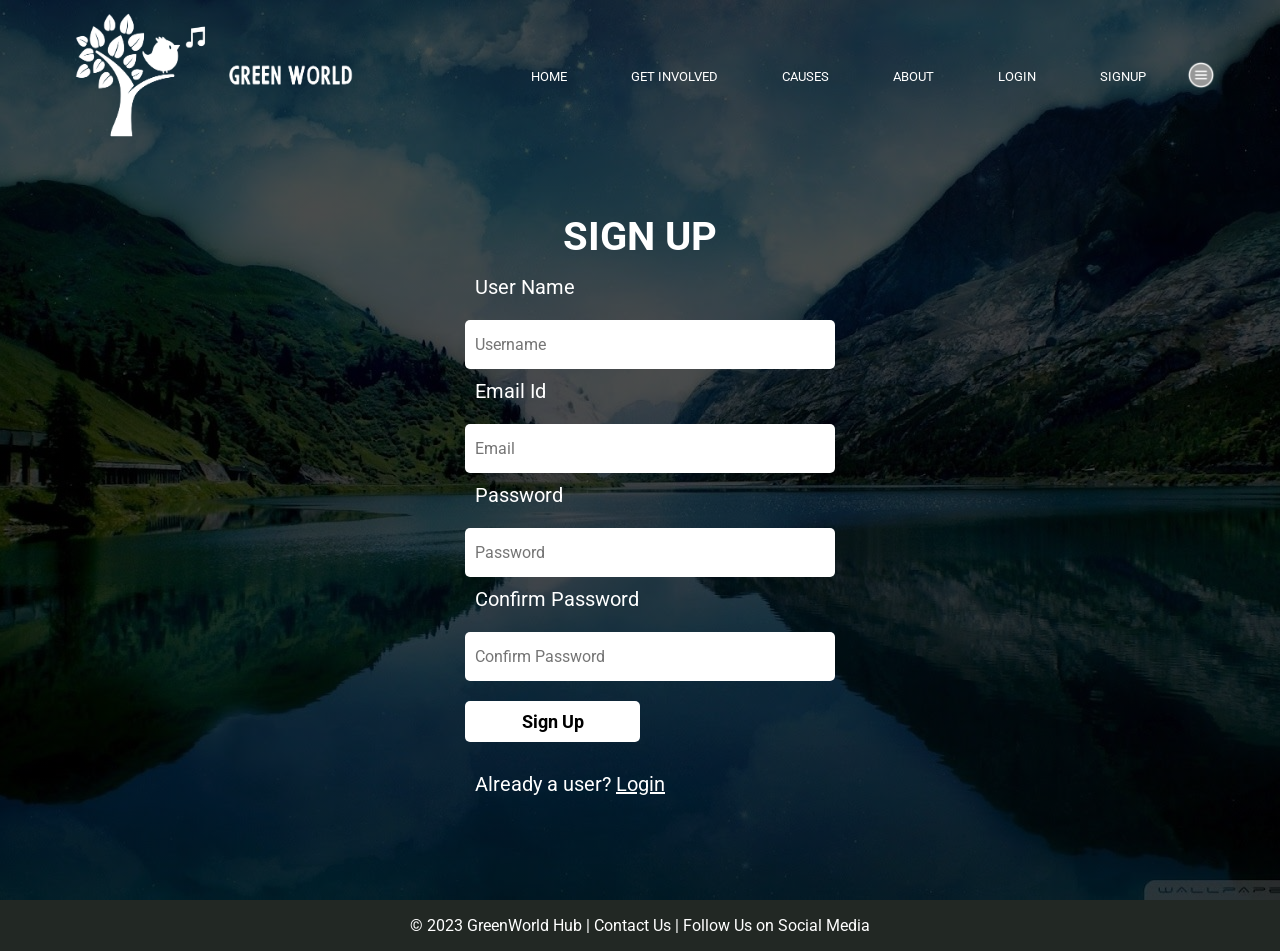
<file: HCIL project/signup.html>
<!DOCTYPE html>
<html lang="en">
<head>
    <meta charset="UTF-8">
    <meta name="viewport" content="width=device-width, initial-scale=1.0">
    <link rel="stylesheet" href="https://fonts.googleapis.com/css2?family=Roboto:wgth@400;700&display=swap">
   <link rel="stylesheet" href="style1.css">
    <title>Sigup</title>
</head>
<body>
    <div class="container">
        <div class="nav-bar">
            <img src="White logo - no background.png" height="150px" width="300px" class="logo">
            <nav>
                <ul>
                    <li><a href="">HOME</a></li>
                    <li><a href="getinvolved.html">GET INVOLVED</a></li>
                    <li class="dropdown">
                        <a href="explore.html">CAUSES</a>
                        <div class="dropdown-content">
                            <a href="cause1.html">Cause 1</a>
                            <a href="cause2.html">Cause 2</a>
                            <a href="cause3.html">Cause 3</a>
                        </div>
                    </li>
                    <li><a href="about.html">ABOUT</a></li>
                    <li><a href="login.html">LOGIN</a></li>
                    <li><a href="signup.html">SIGNUP</a></li>
                </ul>
            </nav>
            <img src="images/icons8-menu-64.png" class="menu-icon">
        </div>
        <div class="login-form">
            <h1>Sign Up</h1>
            <form action="signup.php" method="post">
                <p> User Name</p>
                <input type="text" name="user" placeholder="Username">
                <p> Email Id</p>
                <input type="email" name="email" placeholder="Email">
                <p>Password</p>
                <input type="password" name="password" placeholder="Password" required>
                <p>Confirm Password</p>
                <input type="password" name="cpassword" placeholder="Confirm Password" required>
                <button onclick="location.href='login.html'">Sign Up</button>
                <br>
                <p class="user">Already a user? <a href="login.html">Login</a></p>
                
            </form>
        </div>
    </div>
</body>
<footer>
    &copy; 2023 GreenWorld Hub | Contact Us | Follow Us on Social Media
</footer>
</html>
</file>
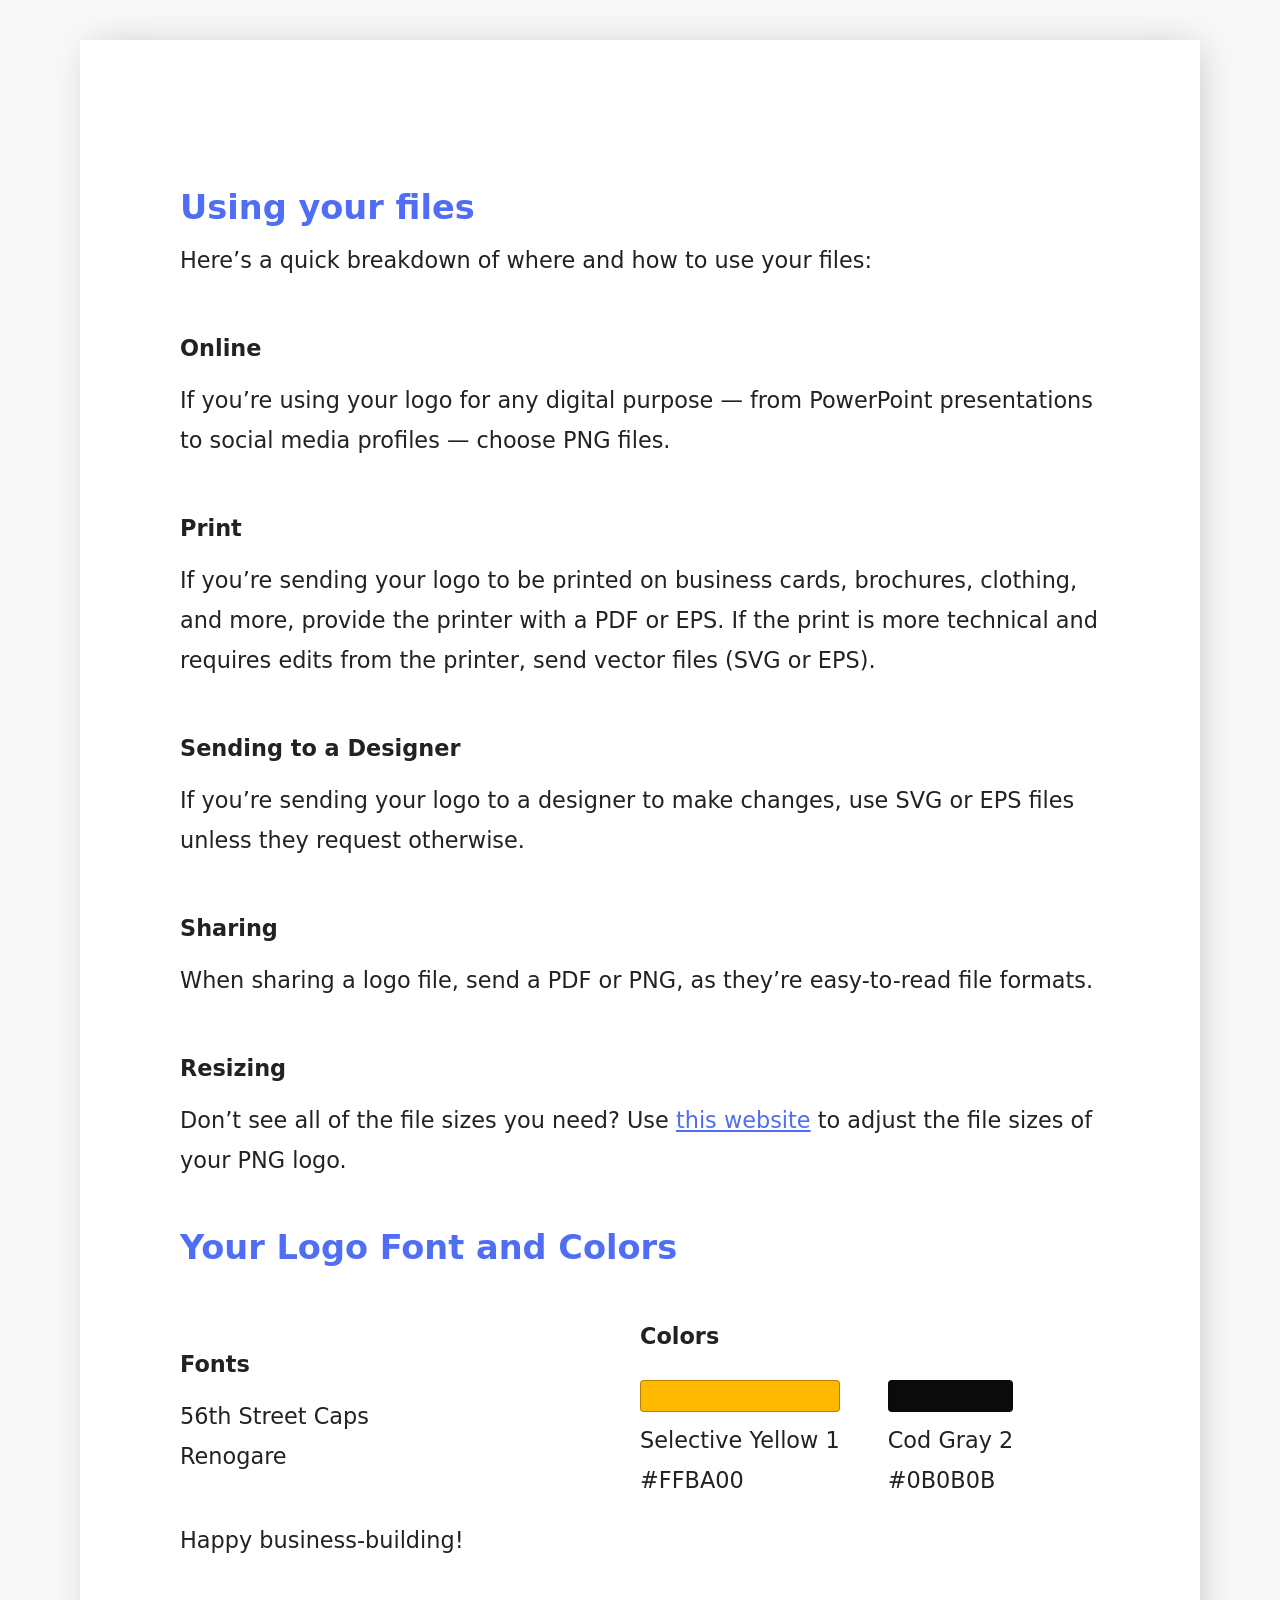
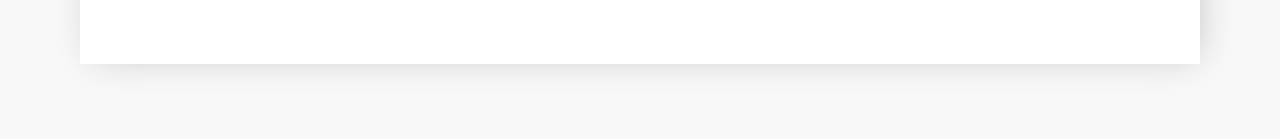
<file: HCIL project/155837828/getting_started_guide.html>
<!DOCTYPE html/>
<html>

<head>
    <meta charset="utf-8">
    <title>
        Congratulations on your custom logo!
    </title>
    <meta name="viewport" content="width=device-width, initial-scale=1">
    <style>
        @font-face {
            font-family: "Avenir W01";
            src:
                url("https://s3.ca-central-1.amazonaws.com/logojoy/dist/fonts/57bf7902-79ee-4b31-a327-1bbf59a3d155.eot?#iefix") format("eot"),
                url("https://s3.ca-central-1.amazonaws.com/logojoy/dist/fonts/b290e775-e0f9-4980-914b-a4c32a5e3e36.woff2") format("woff2"),
                url("https://s3.ca-central-1.amazonaws.com/logojoy/dist/fonts/4b978f72-bb48-46c3-909a-2a8cd2f8819c.woff") format("woff"),
                url("https://s3.ca-central-1.amazonaws.com/logojoy/dist/fonts/9bdf0737-f98c-477a-9365-ffc41b9d1285.ttf") format("truetype"),
                url("https://s3.ca-central-1.amazonaws.com/logojoy/dist/fonts/15281d0d-e3c2-46e1-94db-cb681e00bfaa.svg#15281d0d-e3c2-46e1-94db-cb681e00bfaa") format("svg");
            font-weight: 400;
            font-style: normal;
        }

        * {
            box-sizing: border-box;
        }

        body {
            background-color: #f8f8f8;
            font-family: "Avenir W01", sans;
            font-size: 1.4rem;
            line-height: 2.5rem;
            color: #222;
            margin: 0;
        }

        article {
            width: 100%;
            max-width: 70rem;
            padding: 100px;
            margin: 40px auto  75px;
            background-color: #fff;
            box-shadow: #c0c0c0 5px 0px 35px -8px;
        }
        h1, h2, h3 {
            margin-top: 3rem;
            margin-bottom: 0;
        }
        h3 {
            font-size: 1.4rem;
        }
        p {
            margin-top: .75rem;
            margin-bottom: .25rem;
        }
        hr {
            margin: 2rem auto;
            height: 3px;
            background-color: #f0f0f0;
            border: 0;
        }
        svg {
            width: 10em;
            height: auto;
            margin: 0 auto 40px;
            display: block;
        }
        h2 {
            color: #4f6df5;
        }
        a {
            color: #4f6df5;
        }
        .fonts_colors {
            display: flex;
            justify-content: center;
            align-items: center;
        }
        .fonts_colors > div {
            flex:1 1 50%;
        }

        .font {
            display: block;
        }

        .swatch {
            border: 1px solid rgba(0,0,0,.3);
            border-radius: 4px;
            height: 2rem;
            width: 100%;
            display: block;
            margin-bottom: .5rem;
        }
        .colors_list {
            display: flex;
        }
        .color {
            margin: 1.5rem 3rem .5rem 0;
        }
        .color span {
            white-space: nowrap;
            display: block;
        }

    </style>


</head>

<body>
    <article>
        <h2>
            Using your files
        </h2>
        <p>
            Here’s a quick breakdown of where and how to use your files:
        </p>
        <h3>
            Online
        </h3>
        <p>
            If you’re using your logo for any digital purpose — from PowerPoint presentations to social media profiles
            — choose
            PNG files.
        </p>
        <h3>
            Print
        </h3>
        <p>
            If you’re sending your logo to be printed on business cards, brochures, clothing, and more, provide the
            printer with a PDF or EPS. If the print is more technical and requires edits from the
            printer, send vector files (SVG or EPS).
        </p>

        <h3>
            Sending to a Designer
        </h3>
        <p>
            If you’re sending your logo to a designer to make changes, use SVG or EPS files unless
            they request otherwise.
        </p>

        <h3>
            Sharing
        </h3>
        <p>
            When sharing a logo file, send a PDF or PNG, as they’re easy-to-read file formats.
        </p>

        <h3>
            Resizing
        </h3>
        <p>
            Don’t see all of the file sizes you need? Use <a href="http://resizeimage.net/" target="_blank">this website</a> to adjust the file sizes of your PNG logo.
        </p>

        <h2>
            Your Logo Font and Colors
        </h2>
        <section class="fonts_colors">
            <div>
                <h3>Fonts</h3>
                <p class="font_list">
                    <span class="font">56th Street Caps</span><span class="font"></span><span class="font">Renogare</span>
                </p>
            </div>
            <div>
                <h3>Colors</h3>
                <div class="colors_list">
                    
<div class="color">
	<span class="swatch" style="background-color: FFBA00"></span>
	<span class="name">Selective Yellow 1</span>
	<span class="hex">#FFBA00</span>
</div>

<div class="color">
	<span class="swatch" style="background-color: 0B0B0B"></span>
	<span class="name">Cod Gray 2</span>
	<span class="hex">#0B0B0B</span>
</div>

                </div>
            </div>
        </section>
        <p>
            Happy business-building!
        </p>
    </article>
</body>

</html>
</file>
<file: HCIL project/style1.css>
*{
    margin: 0;
    padding: 0;
    font-family: 'Roboto', sans-serif;
}
.container{
    width: 100%;
    height: 100vh;
    background-image: linear-gradient(rgba(0,0,0,0.7),rgba(0,0,0,0.7)),url(images/pagebg.jpg);
    background-position: center;
    background-size: cover;
    padding-left: 5%;
    padding-right: 5%;
    box-sizing: border-box;
}
.nav-bar{
    display:flex;
    align-items: center;
}
.logo{
    height: 150px;
    width: 300px;
}
.menu-icon{
    width: 30px;
    cursor: pointer;
    margin-left: 40px;
}
nav{
    flex: 1;
    text-align: right;
}
nav ul li{
    list-style: none;
    display: inline-block;
    margin-left: 60px;
}
nav ul li a {
    position: relative;
    color: white;
    font-size: 13px;
    text-decoration: none;
}

nav ul li a::before {
    content: '';
    position: absolute;
    width: 0;
    height: 2px; /* Set the desired thickness of the underline */
    bottom: 0;
    left: 0;
    background-color: white;
    transition: width 0.3s ease; /* Adjust the duration for the desired speed */
}

nav ul li a:hover::before {
    width: 100%; /* Fully reveal the underline on hover */
}
.dropdown {
    position: relative;
    display: inline-block;
}
.dropdown-content {
    display: none;
    position: absolute;
    background-color: rgba(0, 0, 0, 0.7);
    width: auto;
    box-shadow: none;
    z-index: 1;
}
.dropdown-content a {
    color: white;
    padding: 5px 20px;
    text-decoration: none;
    display:flex;
    border-bottom: -20px solid rgba(255, 255, 255, 0.2);
}
.dropdown-content a:hover {
    background-color: rgba(255, 255, 255, 0.1);
}
.dropdown:hover .dropdown-content {
    display: block;
}
.row{
    display: flex;
    height: 88%;
    align-items: center;
}
.col{
    flex-basis: 50%;
}
h1{
    color: white;
    font-size: 100px;
}
p{
    color: white;
    font-size: 11px;
    line-height: 15px;
    padding: 10px;
    padding-top:0px;
}
.row-2{
    display:flex;
    height: 88%;
    align-items: center;
}
.col-3{
    flex-basis: 50%;
    padding-bottom: 150px;
}
.col-3  h1{
    color: white;
    font-size: 90px;
}
button{
    width: 180px;
    color: #000;
    font-size: 12px;
    padding: 12px 0;
    background: #fff;
    border: 0;
    border-radius: 20px;
    outline: none;
    margin-top: 30px;
    cursor: pointer;
}
.card-container{
    margin-top: -40px;
}
.card {
    width: 200px;
    height: 230px;
    display: inline-block;
    border-radius: 10px;
    padding: 15px 25px;
    box-sizing: border-box;
    cursor: pointer;
    margin: 10px 10px;
    background-position: center;
    background-size: cover;
    transition: transform 0.5s;
}
.card1{
    background-image: url(images/wl1.jpg);
}
.card2{
    background-image: url(images/cc1.jpg);
}
.card3{
    background-image: url(images/ce1.jpg);
}
.card4{
    background-image: url(images/img2.jpeg);
}
.card:hover{
    transform: translateY(-10px);
}
h5{
    color: #060505;
    text-shadow: 0 0 5px #999;
}
.card p{
    color: #000;
    text-decoration: solid;
    text-shadow: 0 0 15px #000;
    font-size: 8px;
}
h2{
    color: #fff;
    margin-top: 30px;
}
.mainhead p {
    color: white;
    font-size: 15px;
    line-height: 18px;
    line-break: strict;
}

.white-line {
    width: 1070px;
    height: 4px;
    background-color: white;
    margin: 20px auto;
    margin-right: 50px;
}

.card-container-2 {
    display: flex;
    justify-content: center; /* Center the child elements horizontally */
    align-items: center; /* Center the child elements vertically */
    margin-top: 20px; /* Adjust the top margin as needed */
}
.card-container-2 h5{
    color: #fff;
}
.plate {
    width: 300px;
    height: 350px;
    border-radius: 10px;
    padding: 15px 25px;
    box-sizing: border-box;
    cursor: pointer;
    margin: 10px 20px;
    background-position: center;
    background-size: cover;
    background-color: rgb(2, 2, 36,0.7);
    opacity: 0.8;
}


h5{
    font-size: 18px;
    text-align: center;
}
.plate p{
    text-align: center;
    font-size: 15px;
}
.card-container-2 button{
    margin-left: 35px;
}
.mainhead-2 {
    background: rgb(2, 2, 36);
    padding: 40px;
    text-align: center;
    color: #fff;
}
.features h2 {
    text-align: left;
    color: #fff;
    padding-left: 90px;
}
.features p{
    text-align: justify;
    margin-left: 80px;
    margin-right: -30px;
    line-break: normal;
    line-height: 20px;
    font-size: 15px;
}
.features .white-line{
    width: 1070px; 
    height: 4px; 
    background-color: white; 
    margin: 20px auto; 
    margin-left: 130px;
}
.col-2 {
    display: flex;
    justify-content: center;
    align-items: center;
}
.card-container-3 {
    display:contents;
    justify-content: space-between; /* To space the divs evenly in a row */
    margin-left: 80px;
    overflow: hidden;
}
.template {
    width: calc(30% - 20px); /* Adjust the width as needed */
    height: 200px; /* Adjust the height as needed */
    padding: 20px;
    background-color: rgba(2, 2, 36, 0.7);
    border-radius: 10px;
    text-align: center;
    box-shadow: 0px 0px 15px rgba(0, 0, 0, 0.3);
    position: relative;
    overflow: hidden; /* Hide any content that exceeds the defined height */
    transition: transform 0.2s; /* Add a smooth transition for the hover effect */
}
.template img {
    width: 100%;
    height: 135px;
}
.card-container-3 .template:hover {
    transform: translateY(-30px); /* Adjust the value to control the hover effect */
}
.test{
    background-color: rgb(2, 2, 36);
    display: flex;
    justify-content: center;
    align-items: center;
    height: 100vh;
    margin: 0;
    color: white;
}
.test h3{
  padding-bottom: 600px;
  padding-right: 130vh;
}
.activity {
        position: absolute;
        left: 50%;
        right: 50%;
        transform: translate(-50%,-10%);
        width: 100%;
        height: 350px;
        background: #fff;
}
.activity img{
    width: 80%;
    height: 340px;
}
/* Testimonies Section */
.testimonies {
    background: rgb(2, 2, 36); /* Change the background color as needed */
    padding: 85px;
    text-align: center;
    margin-top: -40px; /* Adjust the margin-top to move it upwards */
}
.testimonies h2 {
    color: white;
    font-size: 24px;
    text-align: left;
    padding-left: 30px;
    margin-bottom: 20px;
}
.testimonial {
    text-align: center;
    padding: 30px;
    background: rgba(91, 147, 90, 0.7);
    border-radius: 10px;
    color: white;
    box-shadow: 0 0 20px rgba(255, 255, 255, 0.1);
    transition: transform 0.2s ease;
    display: inline-block;
    width: 300px; /* Adjust the width as needed */
    margin: 20px;
}
.testimonial p {
    font-size: 16px;
    margin: 10px 0;
}
.testimonial .author {
    font-weight: bold;
}
.testimonial:nth-child(odd) {
    background: rgba(91, 147, 90, 0.7);
}
.testimonial:nth-child(even) {
    background: rgba(76, 123, 74, 0.7);
}

.testimonial:hover {
    transform: translateY(-5px);
    background: rgba(76, 123, 74, 0.9); /* Change the hover background color */
}
/*explore*/
.explore{
    text-align: center;
    padding: 30px;
    background: rgba(2, 2, 36, 0.7);
    color: white;
}
.explore h1 {
    font-size: 36px;
}
.explore p {
    font-size: 18px;
}
.causes {
    padding: 30px;
    padding-top: 5px;
    background: rgba(2, 2, 36, 0.7);
    color: white;
}   
.causes h2 {
    font-size: 24px;
    margin-bottom: 20px;
    padding-left: 12px;
}
.cause p{
    line-height: 17px;
    text-align: justify;
}
.cause {
    background: rgba(91, 147, 90, 0.7);
    border-radius: 10px;
    margin-bottom: -30px;
    padding: 20px;
    color: white;
    box-shadow: 0 0 20px rgba(255, 255, 255, 0.1);
    transition: transform 0.2s ease;
}
.cause img {
    width: 100%;
    border-radius: 10px;
    margin-bottom: 10px;
}
.cause p {
    font-size: 16px;
}
/*cause1 page*/
.cause1-container {
    padding: 20px;
    background-color: rgba(0, 0, 0, 0.7);
    color: white;
    border-radius: 10px;
    margin: 20px;
}

.cause1-container h1 {
    font-size: 24px;
    margin-bottom: 20px;
}

.cause1-container p {
    font-size: 16px;
    margin-bottom: 20px;
    text-align: justify;
}

.cause1-button {
    background-color: #007BFF;
    color: white;
    border: none;
    padding: 10px 20px;
    border-radius: 5px;
    font-size: 16px;
    cursor: pointer;
    margin: 10px;
}

.cause1-button:hover {
    background-color: #0056b3;
}

/* Add more specific styles for your 'cause1' page as needed */

/*about page*/
.about-us {
    background-color: rgb(2, 2, 36,0.7);
    padding: 20px;
    border-radius: 10px;
    margin: 20px 0;
}
.about-us h1 {
    font-size: 24px;
    margin-bottom: 10px;
    text-decoration: bold;
}
.about-us p{
    font-size: 18px;
    line-height: 25px;
}
.developers {
    background-color: rgb(2, 2, 36,0.7);
    padding: 20px;
    border-radius: 10px;
    margin: 20px 0;
}

.developers h1 {
    font-size: 24px;
    margin-bottom: 10px;
}

.developer {
    display: inline-block;
    margin: 20px;
    text-align: center;
}

.developer img {
    width: 150px;
    height: 150px;
    border-radius: 50%;
    object-fit: cover;
    margin: 0 auto 10px;
}

.developer h3 {
    font-size: 18px;
    margin: 5px 0;
    color: #fff;
}

.developer p {
    font-size: 14px;
    margin: 0;
}

/*login page and sigup page*/
.login-form{
    width: 350px;
    top: 55%;
    left: 50%;
    transform: translate(-50%, -50%);
    position: absolute;
    color: #fff;
}
.login-form h1{
    font-size: 40px;
    text-align: center;
    text-transform: uppercase;
    margin: 40px 0;
    margin-bottom: 20px;
}
.login-form p{
    font-size: 20px;
    margin: 15px 0;
}
.login-form input{
    font-size: 16px;
    width: 100%;
    padding: 15px 10px;
    border: 0;
    outline: none;
    border-radius: 5px;
}
.login-form .user{
    font-size: 20px;
}
.login-form a{
    color: #fff;
}
.login-form button{
    font-size: 18px;
    font-weight: bold;
    margin: 20px 0;
    padding: 10px 15px;
    width: 50%;
    border-radius: 5px;
    border: 0;
}
/*volunteer-form*/
.volunteer-form {
    width: 90%;
    max-width: 800px;
    margin: 0 auto;
    display: flex;
    justify-content: space-between;
    align-items: center;
    color: #fff;
}
/* Adjust the input fields and labels */
.form-group {
    width: 45%; /* Adjust the width as needed */
    display: inline-block;
    margin-right: 30px;
}
.form-group label {
    display: block;
    font-size: 14px;
    margin-bottom: 5px;
}
.form-group input,
.form-group select {
    width: 100%;
    padding: 10px;
    border: 1px solid #ccc;
    border-radius: 5px;
    outline: none;
    font-size: 12px;
}
.volunteer-form button {
    font-size: 12px;
    font-weight: bold;
    padding: 10px 15px;
    width: 50%;
    border-radius: 5px;
    border: 0;
    display: block; /* Change it to block-level element */
    margin: 0 auto; /* Add this to center the button horizontally */
}
/*donation*/
.donation-form{
    width: 350px;
    top: 67%;
    left: 20%;
    display: inline-block;
    transform: translate(-50%, -50%);
    position: absolute;
    color: #fff;
}
footer {
    background-color: rgb(34, 40, 36);
    color: #fff;
    text-align: center;
    padding: 1rem;
}
</file>
